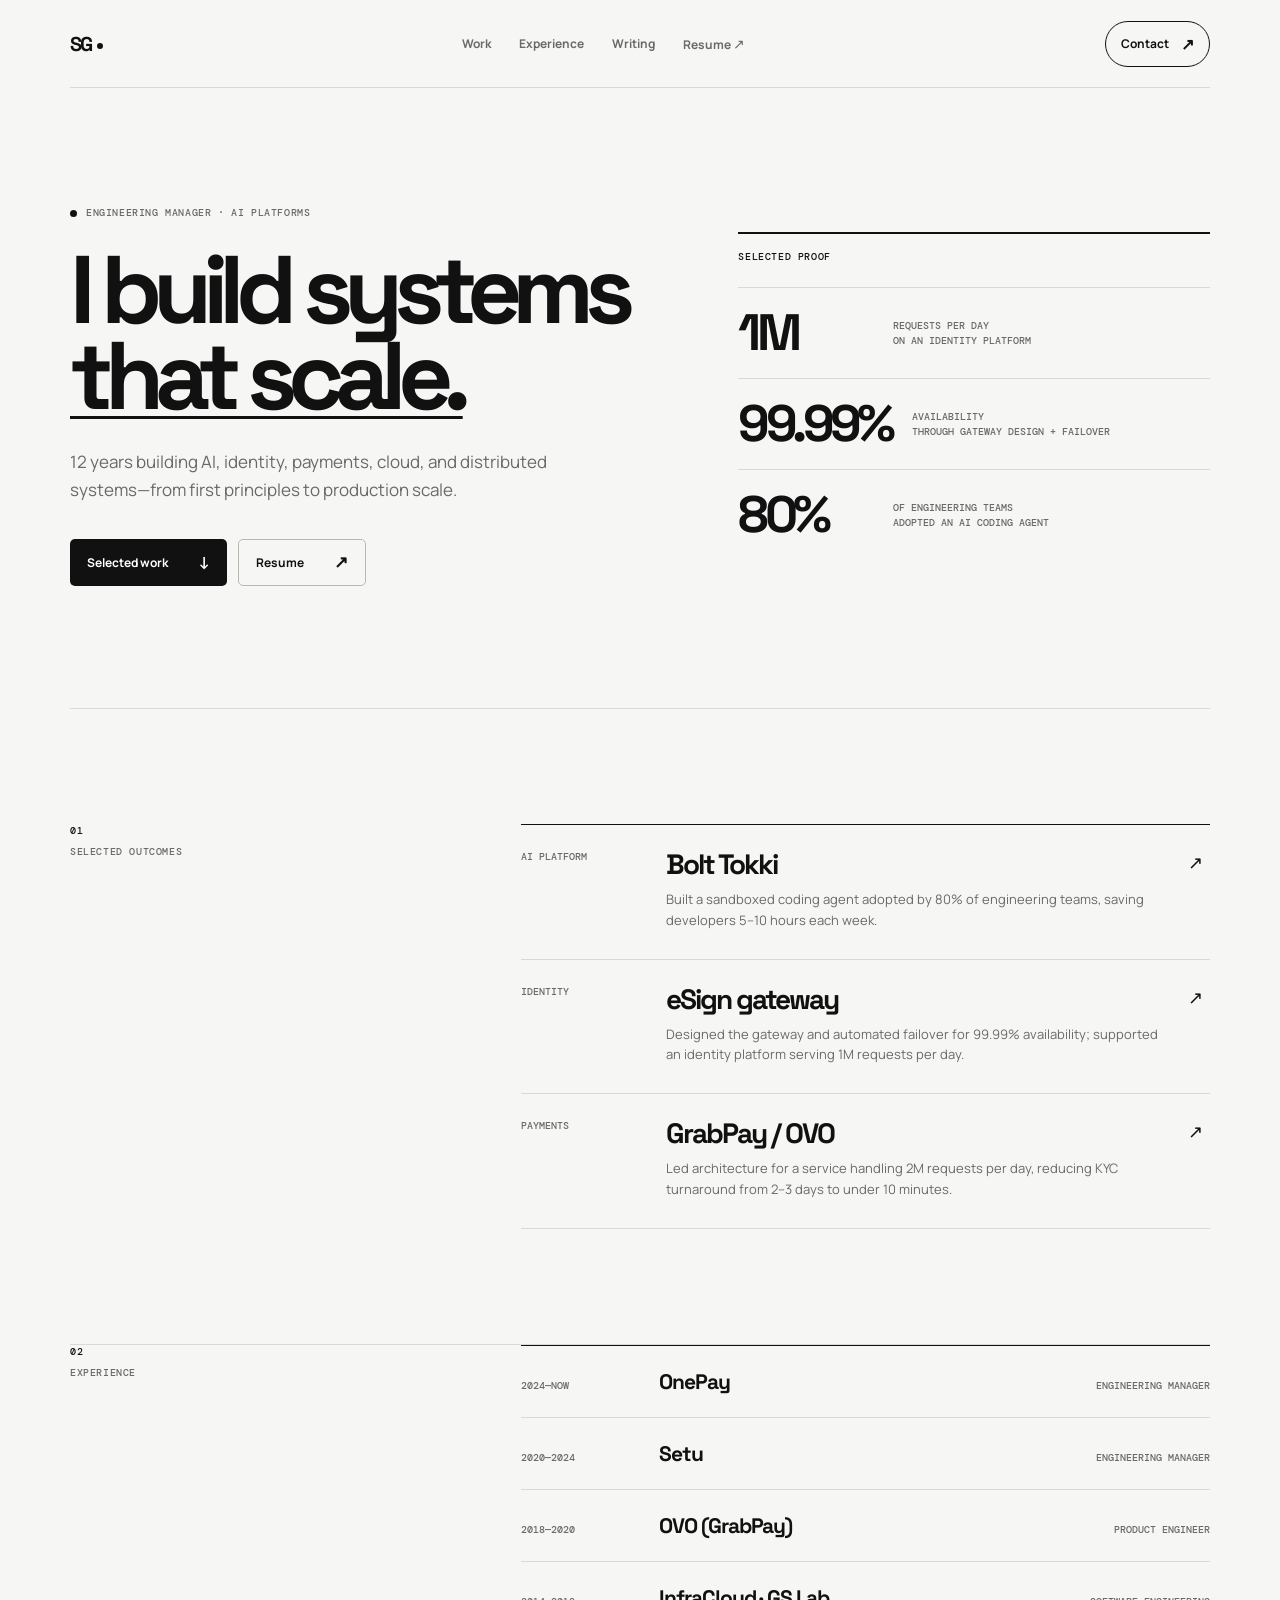
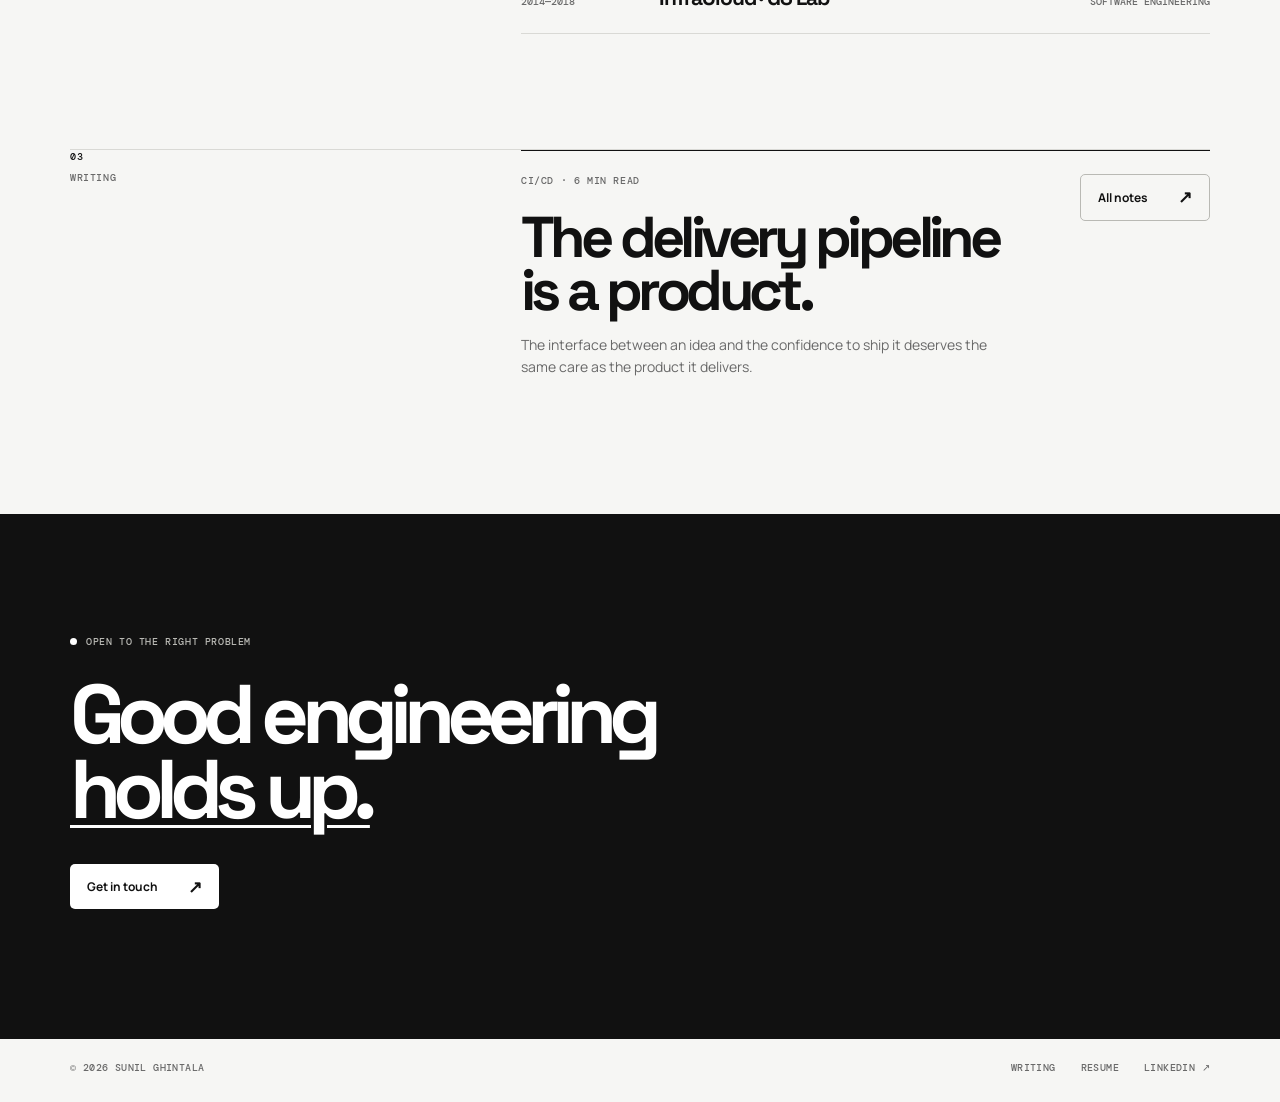
<file: index.html>
<!doctype html>
<html lang="en">
  <head>
    <meta charset="UTF-8" />
    <meta name="viewport" content="width=device-width, initial-scale=1.0" />
    <meta name="description" content="Sunil Ghintala is an Engineering Manager building AI platforms, CI/CD systems, distributed systems, and reliable backend infrastructure." />
    <meta name="robots" content="index, follow" />
    <link rel="canonical" href="https://sghintala.github.io/" />
    <meta property="og:type" content="website" />
    <meta property="og:url" content="https://sghintala.github.io/" />
    <meta property="og:title" content="Sunil Ghintala — Engineering Manager" />
    <meta property="og:description" content="Engineering Manager building AI platforms, CI/CD systems, distributed systems, and reliable backend infrastructure." />
    <meta name="twitter:card" content="summary" />
    <meta name="twitter:title" content="Sunil Ghintala — Engineering Manager" />
    <meta name="twitter:description" content="Engineering Manager building AI platforms, CI/CD systems, distributed systems, and reliable backend infrastructure." />
    <title>Sunil Ghintala — Engineering Manager</title>
    <link rel="preconnect" href="https://fonts.googleapis.com" />
    <link rel="preconnect" href="https://fonts.gstatic.com" crossorigin />
    <link href="https://fonts.googleapis.com/css2?family=DM+Mono:wght@400;500&family=Manrope:wght@400;500;600;700;800&family=Space+Grotesk:wght@500;600;700&display=swap" rel="stylesheet" />
    <link rel="stylesheet" href="styles.css?v=4" />
    <script type="application/ld+json">
      {"@context":"https://schema.org","@type":"Person","name":"Sunil Ghintala","url":"https://sghintala.github.io/","jobTitle":"Engineering Manager","description":"Engineering Manager building AI platforms, CI/CD systems, distributed systems, and reliable backend infrastructure.","knowsAbout":["Agentic AI Platforms","CI/CD","Backend Engineering","Distributed Systems","Cloud Reliability"],"sameAs":["https://www.linkedin.com/in/sunil-ghintala/","https://github.com/sghintala"]}
    </script>
  </head>
  <body>
    <header class="site-header wrap">
      <a class="logo" href="#top" aria-label="Sunil Ghintala home"><span>SG</span><i></i></a>
      <nav aria-label="Primary navigation"><a href="#work">Work</a><a href="#experience">Experience</a><a href="blog/">Writing</a><a href="assets/Sunil_Ghintala_Resume.pdf" target="_blank" rel="noreferrer">Resume <b>↗</b></a></nav>
      <a class="header-cta" href="https://www.linkedin.com/in/sunil-ghintala/" target="_blank" rel="noreferrer">Contact <span>↗</span></a>
    </header>

    <main id="top">
      <section class="hero wrap">
        <div class="hero-copy">
          <p class="kicker"><span class="pulse"></span> Engineering Manager · AI Platforms</p>
          <h1>I build systems<br /><em>that scale.</em></h1>
          <p class="hero-lede">12 years building AI, identity, payments, cloud, and distributed systems—from first principles to production scale.</p>
          <div class="hero-actions"><a class="button button-primary" href="#work">Selected work <span>↓</span></a><a class="button button-ghost" href="assets/Sunil_Ghintala_Resume.pdf" target="_blank" rel="noreferrer">Resume <span>↗</span></a></div>
        </div>
        <aside class="hero-proof" aria-label="Selected proof points"><p class="eyebrow">Selected proof</p><div class="proof-item"><strong>1M</strong><span>requests per day<br />on an identity platform</span></div><div class="proof-item"><strong>99.99%</strong><span>availability<br />through gateway design + failover</span></div><div class="proof-item"><strong>80%</strong><span>of engineering teams<br />adopted an AI coding agent</span></div></aside>
      </section>

      <section class="rule-section wrap" id="work"><div class="section-label"><span>01</span><span>Selected outcomes</span></div><div class="outcome-list"><article><span class="outcome-type">AI platform</span><div><h2>Bolt Tokki</h2><p>Built a sandboxed coding agent adopted by 80% of engineering teams, saving developers 5–10 hours each week.</p></div><span class="outcome-arrow">↗</span></article><article><span class="outcome-type">Identity</span><div><h2>eSign gateway</h2><p>Designed the gateway and automated failover for 99.99% availability; supported an identity platform serving 1M requests per day.</p></div><span class="outcome-arrow">↗</span></article><article><span class="outcome-type">Payments</span><div><h2>GrabPay / OVO</h2><p>Led architecture for a service handling 2M requests per day, reducing KYC turnaround from 2–3 days to under 10 minutes.</p></div><span class="outcome-arrow">↗</span></article></div></section>

      <section class="experience-section wrap" id="experience"><div class="section-label"><span>02</span><span>Experience</span></div><div class="experience-list"><div><span>2024—Now</span><strong>OnePay</strong><em>Engineering Manager</em></div><div><span>2020—2024</span><strong>Setu</strong><em>Engineering Manager</em></div><div><span>2018—2020</span><strong>OVO (GrabPay)</strong><em>Product Engineer</em></div><div><span>2014—2018</span><strong>InfraCloud · GS Lab</strong><em>Software Engineering</em></div></div></section>

      <section class="writing-section wrap" id="writing"><div class="section-label"><span>03</span><span>Writing</span></div><div class="writing-row"><div><p class="eyebrow">CI/CD · 6 min read</p><h2><a href="blog/delivery-pipeline-is-a-product.html">The delivery pipeline<br />is a product.</a></h2><p>The interface between an idea and the confidence to ship it deserves the same care as the product it delivers.</p></div><a class="button button-ghost" href="blog/">All notes <span>↗</span></a></div></section>

      <section class="closing-section"><div class="wrap"><p class="kicker"><span class="pulse"></span> Open to the right problem</p><h2>Good engineering<br /><em>holds up.</em></h2><a class="button button-primary" href="https://www.linkedin.com/in/sunil-ghintala/" target="_blank" rel="noreferrer">Get in touch <span>↗</span></a></div></section>
    </main>
    <footer class="site-footer wrap"><span>© <span id="year"></span> Sunil Ghintala</span><span class="footer-links"><a href="blog/">Writing</a><a href="assets/Sunil_Ghintala_Resume.pdf" target="_blank" rel="noreferrer">Resume</a><a href="https://www.linkedin.com/in/sunil-ghintala/" target="_blank" rel="noreferrer">LinkedIn ↗</a></span></footer>
    <script>document.getElementById('year').textContent = new Date().getFullYear();</script>
  </body>
</html>
</file>
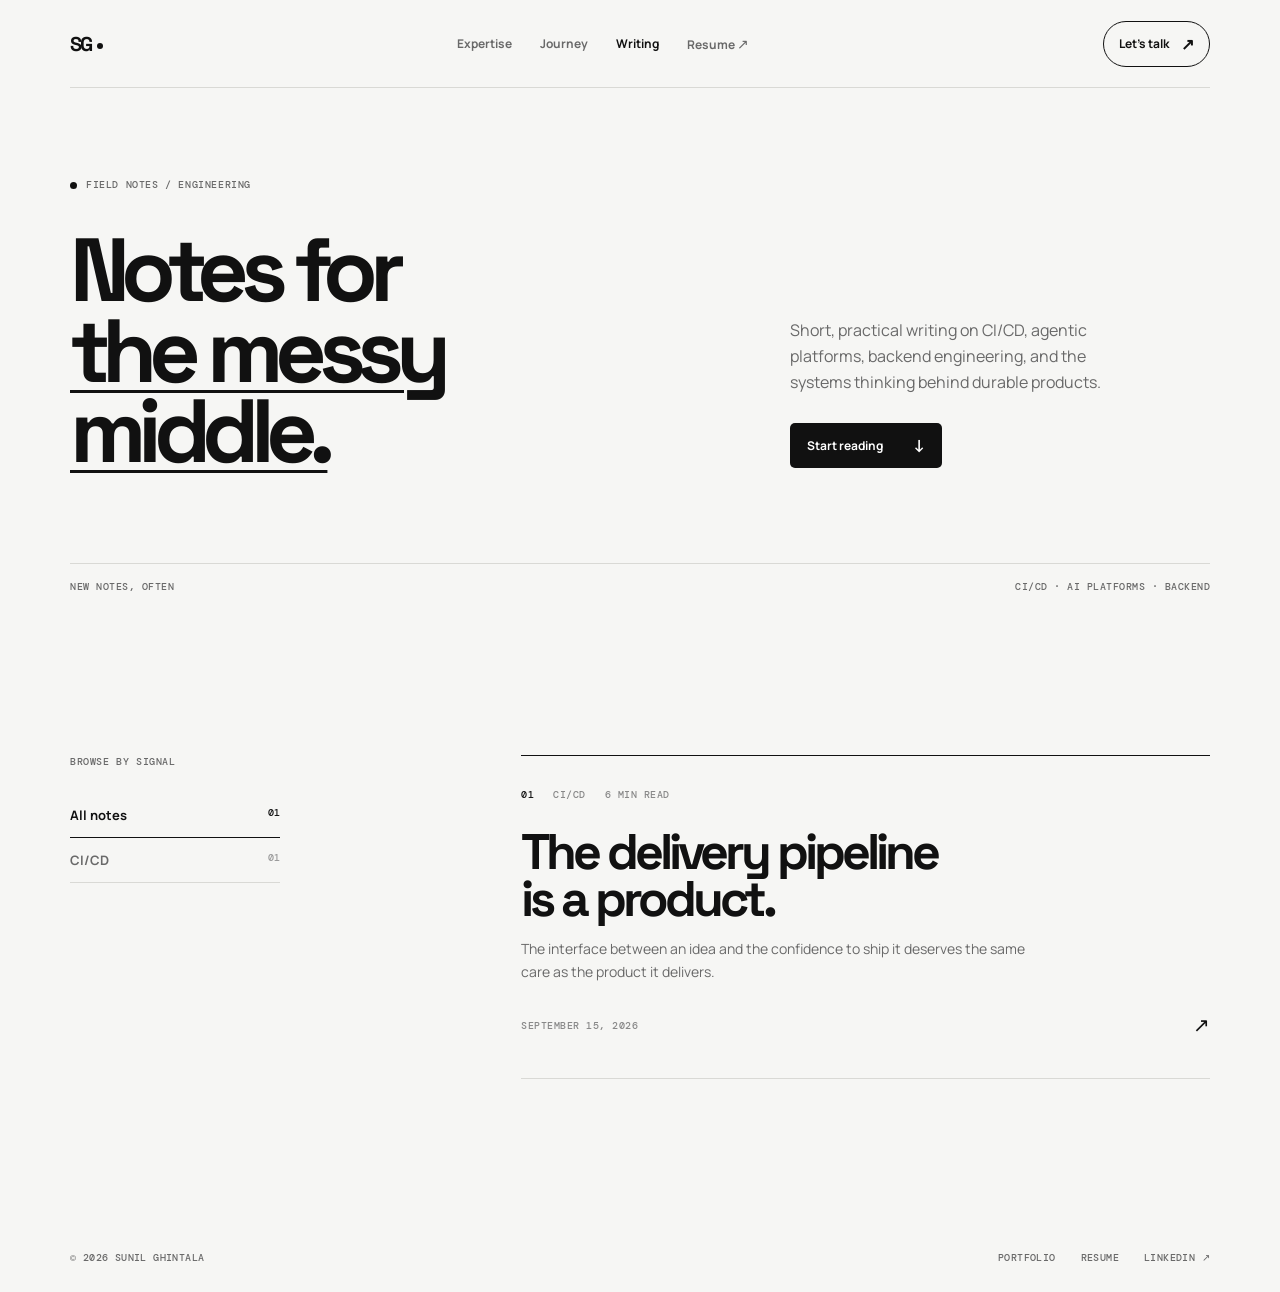
<file: blog/index.html>
<!doctype html>
<html lang="en">
  <head>
    <meta charset="UTF-8" />
    <meta name="viewport" content="width=device-width, initial-scale=1.0" />
    <meta name="description" content="Sunil Ghintala's field notes on CI/CD, agentic platforms, backend engineering, and building systems that scale." />
    <meta name="robots" content="index, follow" />
    <link rel="canonical" href="https://sghintala.github.io/blog/" />
    <meta property="og:type" content="website" />
    <meta property="og:url" content="https://sghintala.github.io/blog/" />
    <meta property="og:title" content="Writing — Sunil Ghintala" />
    <meta property="og:description" content="Field notes on CI/CD, agentic platforms, backend engineering, and building systems that scale." />
    <title>Writing — Sunil Ghintala</title>
    <link rel="preconnect" href="https://fonts.googleapis.com" />
    <link rel="preconnect" href="https://fonts.gstatic.com" crossorigin />
    <link href="https://fonts.googleapis.com/css2?family=DM+Mono:wght@400;500&family=Manrope:wght@400;500;600;700;800&family=Space+Grotesk:wght@500;600;700&display=swap" rel="stylesheet" />
    <link rel="stylesheet" href="../styles.css?v=4" />
    <link rel="stylesheet" href="blog.css?v=4" />
  </head>
  <body class="blog-page">
    <header class="site-header wrap">
      <a class="logo" href="../" aria-label="Sunil Ghintala home"><span>SG</span><i></i></a>
      <nav aria-label="Primary navigation"><a href="../#expertise">Expertise</a><a href="../#journey">Journey</a><a class="active" href="./">Writing</a><a href="../assets/Sunil_Ghintala_Resume.pdf" target="_blank" rel="noreferrer">Resume <b>↗</b></a></nav>
      <a class="header-cta" href="https://www.linkedin.com/in/sunil-ghintala/" target="_blank" rel="noreferrer">Let’s talk <span>↗</span></a>
    </header>
    <main>
      <header class="blog-hero wrap">
        <p class="kicker"><span class="pulse"></span> Field notes / Engineering</p>
        <div class="blog-hero-grid"><div><h1>Notes for<br /><mark>the messy middle.</mark></h1></div><div><p>Short, practical writing on CI/CD, agentic platforms, backend engineering, and the systems thinking behind durable products.</p><a class="button button-primary" href="#latest">Start reading <span>↓</span></a></div></div>
        <div class="blog-rule"><span>New notes, often</span><span>CI/CD · AI platforms · Backend</span></div>
      </header>
      <section class="blog-content wrap" id="latest">
        <aside class="blog-sidebar"><p class="eyebrow">Browse by signal</p><a class="topic active" href="#latest">All notes <span>01</span></a><a class="topic" href="#cicd">CI/CD <span>01</span></a></aside>
        <div class="post-feed">
          <article class="post-card post-featured" id="cicd"><div class="post-meta"><span>01</span><span>CI/CD</span><span>6 min read</span></div><h2><a href="delivery-pipeline-is-a-product.html">The delivery pipeline<br />is a product.</a></h2><p>The interface between an idea and the confidence to ship it deserves the same care as the product it delivers.</p><div class="post-bottom"><time datetime="2026-09-15">September 15, 2026</time><a class="post-arrow" href="delivery-pipeline-is-a-product.html" aria-label="Read The delivery pipeline is a product">↗</a></div></article>
        </div>
      </section>
    </main>
    <footer class="site-footer wrap"><span>© <span id="year"></span> Sunil Ghintala</span><span class="footer-links"><a href="../">Portfolio</a><a href="../assets/Sunil_Ghintala_Resume.pdf" target="_blank" rel="noreferrer">Resume</a><a href="https://www.linkedin.com/in/sunil-ghintala/" target="_blank" rel="noreferrer">LinkedIn ↗</a></span></footer>
    <script>document.getElementById('year').textContent = new Date().getFullYear();</script>
  </body>
</html>
</file>
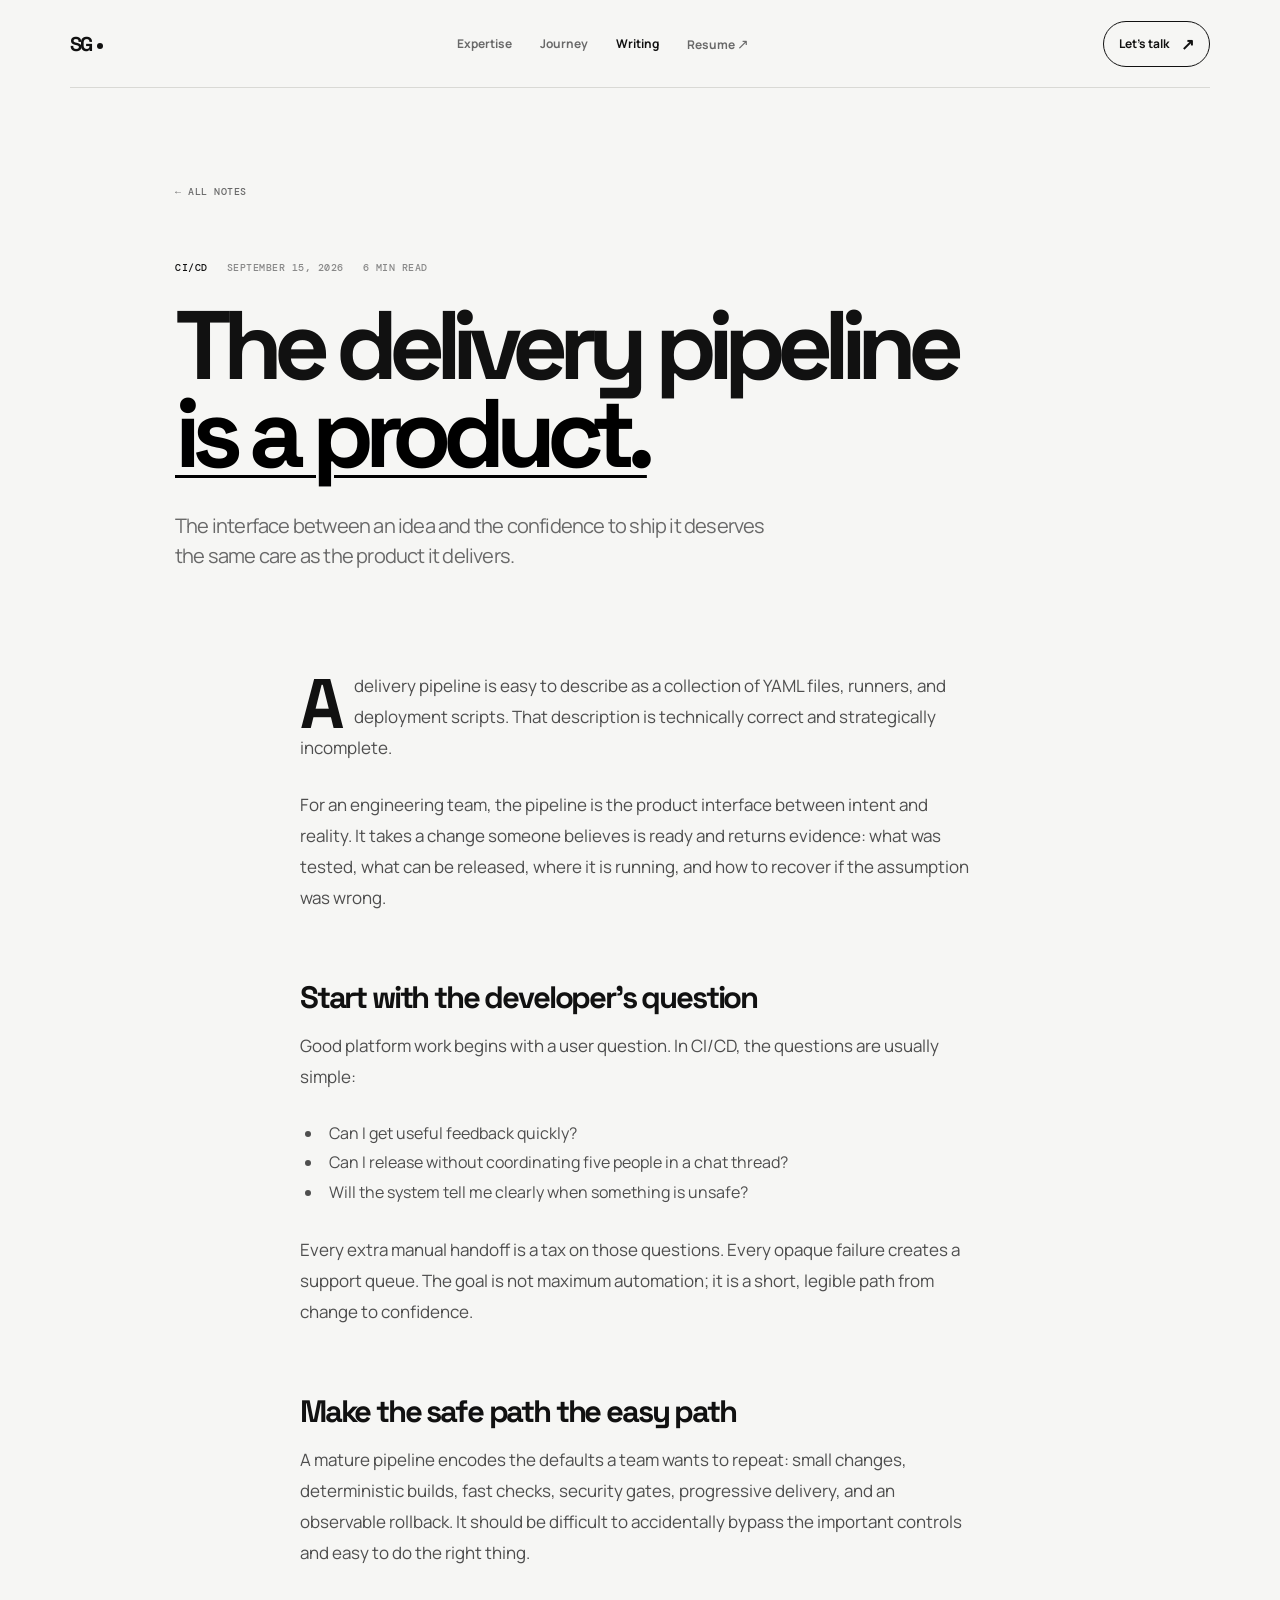
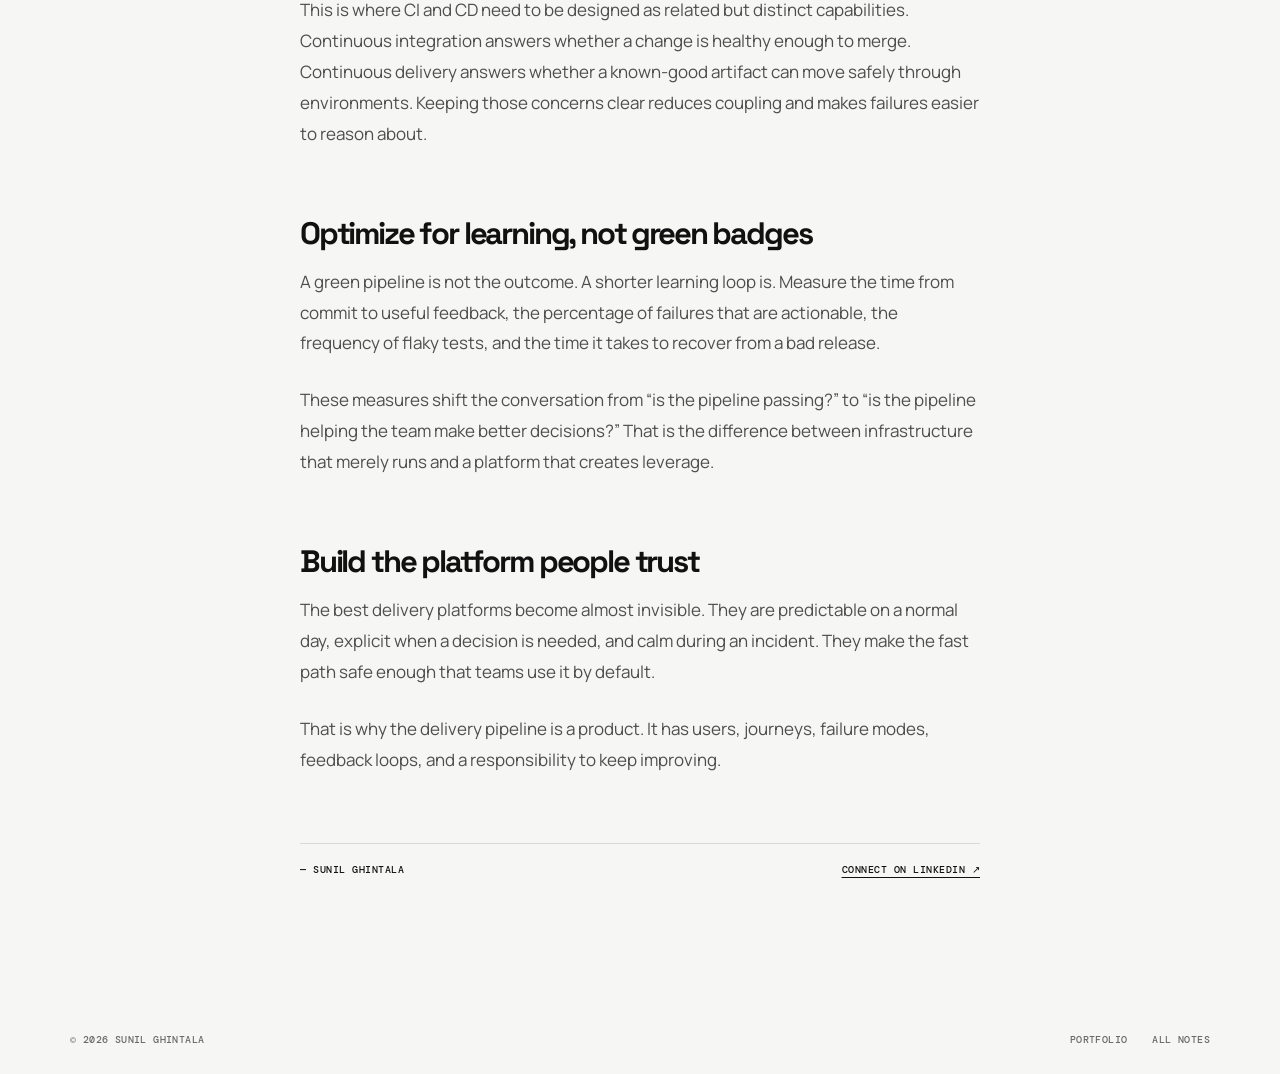
<file: blog/delivery-pipeline-is-a-product.html>
<!doctype html>
<html lang="en">
  <head>
    <meta charset="UTF-8" />
    <meta name="viewport" content="width=device-width, initial-scale=1.0" />
    <meta name="description" content="A CI/CD pipeline is the product interface between an idea and the confidence to ship it. A field note by Sunil Ghintala." />
    <meta name="robots" content="index, follow" />
    <link rel="canonical" href="https://sghintala.github.io/blog/delivery-pipeline-is-a-product.html" />
    <meta property="og:type" content="article" />
    <meta property="og:url" content="https://sghintala.github.io/blog/delivery-pipeline-is-a-product.html" />
    <meta property="og:title" content="The delivery pipeline is a product — Sunil Ghintala" />
    <meta property="og:description" content="A CI/CD pipeline is the product interface between an idea and the confidence to ship it." />
    <title>The delivery pipeline is a product — Sunil Ghintala</title>
    <link rel="preconnect" href="https://fonts.googleapis.com" />
    <link rel="preconnect" href="https://fonts.gstatic.com" crossorigin />
    <link href="https://fonts.googleapis.com/css2?family=DM+Mono:wght@400;500&family=Manrope:wght@400;500;600;700;800&family=Space+Grotesk:wght@500;600;700&display=swap" rel="stylesheet" />
    <link rel="stylesheet" href="../styles.css?v=4" />
    <link rel="stylesheet" href="blog.css?v=4" />
    <script type="application/ld+json">
      {"@context":"https://schema.org","@type":"Article","headline":"The delivery pipeline is a product","description":"A CI/CD pipeline is the product interface between an idea and the confidence to ship it.","author":{"@type":"Person","name":"Sunil Ghintala","url":"https://sghintala.github.io/"},"datePublished":"2026-09-15","mainEntityOfPage":"https://sghintala.github.io/blog/delivery-pipeline-is-a-product.html"}
    </script>
  </head>
  <body class="blog-page article-page">
    <header class="site-header wrap"><a class="logo" href="../" aria-label="Sunil Ghintala home"><span>SG</span><i></i></a><nav aria-label="Primary navigation"><a href="../#expertise">Expertise</a><a href="../#journey">Journey</a><a class="active" href="./">Writing</a><a href="../assets/Sunil_Ghintala_Resume.pdf" target="_blank" rel="noreferrer">Resume <b>↗</b></a></nav><a class="header-cta" href="https://www.linkedin.com/in/sunil-ghintala/" target="_blank" rel="noreferrer">Let’s talk <span>↗</span></a></header>
    <main><article class="article-shell"><header class="article-header wrap"><a class="back-link" href="./">← All notes</a><div class="article-meta"><span>CI/CD</span><time datetime="2026-09-15">September 15, 2026</time><span>6 min read</span></div><h1>The delivery pipeline<br /><mark>is a product.</mark></h1><p class="article-dek">The interface between an idea and the confidence to ship it deserves the same care as the product it delivers.</p></header><div class="article-body wrap"><p class="dropcap">A delivery pipeline is easy to describe as a collection of YAML files, runners, and deployment scripts. That description is technically correct and strategically incomplete.</p><p>For an engineering team, the pipeline is the product interface between intent and reality. It takes a change someone believes is ready and returns evidence: what was tested, what can be released, where it is running, and how to recover if the assumption was wrong.</p><h2>Start with the developer’s question</h2><p>Good platform work begins with a user question. In CI/CD, the questions are usually simple:</p><ul><li>Can I get useful feedback quickly?</li><li>Can I release without coordinating five people in a chat thread?</li><li>Will the system tell me clearly when something is unsafe?</li></ul><p>Every extra manual handoff is a tax on those questions. Every opaque failure creates a support queue. The goal is not maximum automation; it is a short, legible path from change to confidence.</p><h2>Make the safe path the easy path</h2><p>A mature pipeline encodes the defaults a team wants to repeat: small changes, deterministic builds, fast checks, security gates, progressive delivery, and an observable rollback. It should be difficult to accidentally bypass the important controls and easy to do the right thing.</p><p>This is where CI and CD need to be designed as related but distinct capabilities. Continuous integration answers whether a change is healthy enough to merge. Continuous delivery answers whether a known-good artifact can move safely through environments. Keeping those concerns clear reduces coupling and makes failures easier to reason about.</p><h2>Optimize for learning, not green badges</h2><p>A green pipeline is not the outcome. A shorter learning loop is. Measure the time from commit to useful feedback, the percentage of failures that are actionable, the frequency of flaky tests, and the time it takes to recover from a bad release.</p><p>These measures shift the conversation from “is the pipeline passing?” to “is the pipeline helping the team make better decisions?” That is the difference between infrastructure that merely runs and a platform that creates leverage.</p><h2>Build the platform people trust</h2><p>The best delivery platforms become almost invisible. They are predictable on a normal day, explicit when a decision is needed, and calm during an incident. They make the fast path safe enough that teams use it by default.</p><p>That is why the delivery pipeline is a product. It has users, journeys, failure modes, feedback loops, and a responsibility to keep improving.</p><div class="article-signoff"><span>— Sunil Ghintala</span><a href="https://www.linkedin.com/in/sunil-ghintala/" target="_blank" rel="noreferrer">Connect on LinkedIn ↗</a></div></div></article></main>
    <footer class="site-footer wrap"><span>© <span id="year"></span> Sunil Ghintala</span><span class="footer-links"><a href="../">Portfolio</a><a href="./">All notes</a></span></footer>
    <script>document.getElementById('year').textContent = new Date().getFullYear();</script>
  </body>
</html>
</file>
<file: styles.css>
:root { --black:#111; --white:#fff; --paper:#f6f6f4; --gray:#696969; --line:#d9d9d5; }
* { box-sizing:border-box; }
html { scroll-behavior:smooth; }
body { margin:0; background:var(--paper); color:var(--black); font-family:Manrope,Arial,sans-serif; }
a { color:inherit; text-decoration:none; }
.wrap { width:min(1140px,calc(100% - 64px)); margin-inline:auto; }
.site-header { height:88px; display:flex; align-items:center; justify-content:space-between; gap:24px; border-bottom:1px solid var(--line); }
.logo { display:inline-flex; align-items:center; gap:5px; font:700 20px/1 "Space Grotesk",sans-serif; letter-spacing:-.08em; }.logo i { width:6px; height:6px; display:block; margin-top:4px; border-radius:50%; background:var(--black); }
nav { display:flex; align-items:center; gap:28px; color:var(--gray); font-size:12px; font-weight:700; } nav a:hover { color:var(--black); } nav b { font-size:14px; font-weight:500; }
.header-cta { display:inline-flex; align-items:center; gap:12px; padding:11px 15px; border:1px solid var(--black); border-radius:999px; font-size:12px; font-weight:700; transition:background .2s,color .2s; }.header-cta span { font-size:16px; }.header-cta:hover { background:var(--black); color:var(--white); }
.hero { min-height:620px; padding:96px 0 100px; display:grid; grid-template-columns:1.1fr .9fr; gap:92px; align-items:center; }
.kicker,.eyebrow { display:flex; align-items:center; gap:9px; margin:0; color:var(--gray); font:500 10px/1.4 "DM Mono",monospace; letter-spacing:.06em; text-transform:uppercase; }.pulse { width:7px; height:7px; background:var(--black); border-radius:50%; }
.hero h1 { max-width:660px; margin:27px 0 28px; font:700 clamp(56px,7.5vw,104px)/.9 "Space Grotesk",sans-serif; letter-spacing:-.095em; }.hero h1 em,.section-intro h2 em,.writing-row h2 em { font-style:normal; text-decoration:underline; text-decoration-thickness:3px; text-underline-offset:7px; }
.hero-lede { max-width:525px; margin:0; color:var(--gray); font-size:17px; line-height:1.65; }.hero-actions { display:flex; flex-wrap:wrap; gap:11px; margin-top:35px; }
.button { display:inline-flex; align-items:center; justify-content:space-between; gap:30px; padding:14px 17px; border-radius:5px; font-size:12px; font-weight:700; transition:transform .2s,background .2s,color .2s; }.button span { font-size:17px; line-height:.7; }.button:hover { transform:translateY(-2px); }.button-primary { background:var(--black); color:var(--white); }.button-primary:hover { background:#333; }.button-ghost { border:1px solid #b9b9b4; }.button-ghost:hover { border-color:var(--black); background:var(--white); }
.hero-proof { border-top:2px solid var(--black); }.hero-proof .eyebrow { padding:16px 0 23px; color:var(--black); }.proof-item { display:flex; align-items:center; gap:20px; padding:22px 0; border-top:1px solid var(--line); }.proof-item strong { min-width:135px; font:700 clamp(36px,4vw,58px)/.9 "Space Grotesk",sans-serif; letter-spacing:-.09em; }.proof-item span { color:var(--gray); font:500 10px/1.5 "DM Mono",monospace; text-transform:uppercase; }
.rule-section,.experience-section,.writing-section { padding:115px 0; border-top:1px solid var(--line); display:grid; grid-template-columns:.7fr 1.3fr; gap:80px; }.section-label { display:flex; flex-direction:column; gap:7px; color:var(--gray); font:500 10px/1.4 "DM Mono",monospace; letter-spacing:.06em; text-transform:uppercase; }.section-label span:first-child { color:var(--black); }
.outcome-list { border-top:1px solid var(--black); }.outcome-list article { display:grid; grid-template-columns:125px 1fr 22px; gap:20px; padding:25px 0 28px; border-bottom:1px solid var(--line); }.outcome-type { color:var(--gray); font:500 10px "DM Mono",monospace; text-transform:uppercase; }.outcome-list h2 { margin:0 0 11px; font:700 28px/1 "Space Grotesk",sans-serif; letter-spacing:-.07em; }.outcome-list p { max-width:520px; margin:0; color:var(--gray); font-size:13px; line-height:1.6; }.outcome-arrow { font-size:18px; }.outcome-list article:hover h2 { text-decoration:underline; text-decoration-thickness:2px; text-underline-offset:5px; }
.experience-section { padding-top:0; }.experience-list { border-top:1px solid var(--black); }.experience-list div { display:grid; grid-template-columns:120px 1fr 180px; gap:18px; padding:22px 0; border-bottom:1px solid var(--line); align-items:baseline; }.experience-list span,.experience-list em { color:var(--gray); font:500 10px "DM Mono",monospace; text-transform:uppercase; }.experience-list strong { font:700 21px "Space Grotesk",sans-serif; letter-spacing:-.05em; }.experience-list em { font-style:normal; justify-self:end; }
.writing-section { padding-top:0; padding-bottom:135px; }.writing-row { display:flex; justify-content:space-between; gap:40px; border-top:1px solid var(--black); padding-top:23px; }.writing-row h2 { margin:23px 0 16px; font:700 clamp(34px,4.5vw,58px)/.93 "Space Grotesk",sans-serif; letter-spacing:-.08em; }.writing-row>div>p:last-child { max-width:480px; margin:0; color:var(--gray); font-size:14px; line-height:1.6; }.writing-row .button { align-self:start; margin-top:0; white-space:nowrap; }
.closing-section { padding:120px 0 130px; border-top:1px solid var(--black); background:var(--black); color:var(--white); }.closing-section .kicker { color:#b9b9b4; }.closing-section .pulse { background:var(--white); }.closing-section h2 { max-width:700px; margin:28px 0 38px; font:700 clamp(50px,6.5vw,90px)/.9 "Space Grotesk",sans-serif; letter-spacing:-.095em; }.closing-section h2 em { font-style:normal; text-decoration:underline; text-decoration-thickness:3px; text-underline-offset:7px; }.closing-section .button-primary { background:var(--white); color:var(--black); }.closing-section .button-primary:hover { background:#ddd; }
.site-footer { display:flex; justify-content:space-between; gap:24px; padding:22px 0 28px; color:var(--gray); font:500 10px "DM Mono",monospace; letter-spacing:.04em; text-transform:uppercase; }.footer-links { display:flex; gap:25px; }.footer-links a:hover { color:var(--black); }
@media(max-width:800px){.wrap{width:min(100% - 40px,1140px)}.site-header{height:76px}.site-header nav{display:none}.hero{min-height:auto;padding:75px 0 80px;grid-template-columns:1fr;gap:67px}.hero h1{font-size:clamp(54px,14vw,90px)}.hero-proof{max-width:600px}.rule-section,.experience-section,.writing-section{grid-template-columns:1fr;gap:42px;padding:90px 0}.outcome-list article{grid-template-columns:100px 1fr 20px}.experience-section{padding-top:0}.writing-section{padding-bottom:95px}.writing-row{display:block}.writing-row .button{margin-top:28px}.closing-section{padding:90px 0}.site-footer{flex-wrap:wrap}}
@media(max-width:520px){.wrap{width:calc(100% - 32px)}.proof-item{gap:12px}.proof-item strong{min-width:105px;font-size:38px}.outcome-list article{grid-template-columns:1fr 18px}.outcome-type{grid-column:1/-1}.outcome-list h2{font-size:25px}.experience-list div{grid-template-columns:1fr 1fr;gap:9px}.experience-list em{grid-column:2;grid-row:1;justify-self:end}.writing-row h2{font-size:39px}.footer-links{gap:15px}}
</file>
<file: blog/blog.css>
.blog-page .site-header { border-bottom:1px solid var(--line); }
.blog-page nav a.active { color:var(--black); }
.blog-hero { padding:90px 0 46px; }
.blog-hero-grid { display:grid; grid-template-columns:1.2fr .8fr; gap:90px; align-items:end; margin-top:38px; }
.blog-hero h1 { margin:0; font:700 clamp(56px,7vw,100px)/.9 "Space Grotesk",sans-serif; letter-spacing:-.095em; }.blog-hero h1 mark { background:none; color:var(--black); text-decoration:underline; text-decoration-thickness:3px; text-underline-offset:8px; }
.blog-hero-grid>div:last-child { max-width:350px; padding-bottom:4px; }.blog-hero-grid>div:last-child p { margin:0; color:var(--gray); font-size:16px; line-height:1.65; }.blog-hero-grid .button { margin-top:27px; }
.blog-rule { display:flex; justify-content:space-between; border-top:1px solid var(--line); padding-top:16px; margin-top:91px; color:var(--gray); font:500 10px "DM Mono",monospace; letter-spacing:.05em; text-transform:uppercase; }
.blog-content { display:grid; grid-template-columns:.7fr 1.3fr; gap:80px; padding:116px 0 150px; }.blog-sidebar .eyebrow { margin-bottom:24px; }.topic { display:flex; justify-content:space-between; max-width:210px; padding:13px 0; border-bottom:1px solid var(--line); color:var(--gray); font-size:13px; font-weight:700; }.topic span { color:#999; font:500 10px "DM Mono",monospace; }.topic.active { color:var(--black); border-color:var(--black); }.topic.active span { color:var(--black); }.sidebar-note { margin-top:75px; color:#999; font:500 10px/1.55 "DM Mono",monospace; letter-spacing:.04em; text-transform:uppercase; }
.post-feed { border-top:1px solid var(--black); }.post-card { padding:28px 0 32px; border-bottom:1px solid var(--line); transition:padding .2s,background .2s; }.post-card:hover { padding-inline:15px; background:#eee; }.post-card.post-featured { padding-top:32px; padding-bottom:40px; }.post-meta { display:flex; gap:19px; color:#888; font:500 10px "DM Mono",monospace; letter-spacing:.05em; text-transform:uppercase; }.post-meta span:first-child { color:var(--black); }.post-card h2 { margin:28px 0 14px; font:700 clamp(31px,4vw,50px)/.94 "Space Grotesk",sans-serif; letter-spacing:-.08em; }.post-card h2 a:hover { text-decoration:underline; text-decoration-thickness:2px; text-underline-offset:5px; }.post-card p { max-width:510px; margin:0; color:var(--gray); font-size:14px; line-height:1.65; }.post-bottom { display:flex; justify-content:space-between; align-items:center; margin-top:29px; color:#888; font:500 10px "DM Mono",monospace; letter-spacing:.05em; text-transform:uppercase; }.post-arrow { color:var(--black); font-size:20px; }
.blog-cta { padding:117px 0 124px; background:var(--black); color:var(--white); }.blog-cta h2 { margin:25px 0 38px; font:700 clamp(47px,6vw,80px)/.92 "Space Grotesk",sans-serif; letter-spacing:-.09em; }.blog-cta h2 em { font-style:normal; text-decoration:underline; text-decoration-thickness:3px; text-underline-offset:7px; }.blog-cta .eyebrow-light { color:#b9b9b4; }.blog-cta .pulse { background:var(--white); }.blog-cta .button-primary { background:var(--white); color:var(--black); }.blog-cta .button-primary:hover { background:#ddd; }
.article-shell { padding:90px 0 135px; }.article-header { max-width:930px; }.back-link { color:var(--gray); font:500 10px "DM Mono",monospace; letter-spacing:.05em; text-transform:uppercase; }.back-link:hover { color:var(--black); }.article-meta { display:flex; gap:19px; margin-top:61px; color:#888; font:500 10px "DM Mono",monospace; letter-spacing:.05em; text-transform:uppercase; }.article-meta span:first-child { color:var(--black); }.article-header h1 { margin:28px 0 0; font:700 clamp(54px,7.6vw,104px)/.9 "Space Grotesk",sans-serif; letter-spacing:-.095em; }.article-header h1 mark { background:none; text-decoration:underline; text-decoration-thickness:3px; text-underline-offset:8px; }.article-dek { max-width:590px; margin:34px 0 0; color:var(--gray); font-size:20px; line-height:1.5; letter-spacing:-.04em; }.article-body { max-width:680px; margin-top:100px; }.article-body p { margin:0 0 26px; color:#4e4e4e; font-size:17px; line-height:1.82; }.article-body .dropcap:first-letter { float:left; padding:8px 10px 0 0; color:var(--black); font:700 70px/.7 "Space Grotesk",sans-serif; }.article-body h2 { margin:68px 0 18px; font:700 31px/1 "Space Grotesk",sans-serif; letter-spacing:-.07em; }.article-body ul { margin:0 0 28px; padding-left:23px; }.article-body li { padding-left:6px; color:#4e4e4e; font-size:16px; line-height:1.85; }.article-signoff { display:flex; justify-content:space-between; gap:20px; margin-top:67px; padding-top:19px; border-top:1px solid var(--line); font:500 10px "DM Mono",monospace; letter-spacing:.05em; text-transform:uppercase; }.article-signoff a { color:var(--black); text-decoration:underline; text-underline-offset:4px; }
@media(max-width:800px){.blog-hero{padding-top:74px}.blog-hero-grid,.blog-content{grid-template-columns:1fr;gap:40px}.blog-hero-grid>div:last-child{max-width:420px}.blog-rule{margin-top:65px;gap:15px;line-height:1.5}.blog-rule span:last-child{text-align:right}.blog-content{padding:90px 0 96px}.sidebar-note{margin-top:43px}.post-card h2{font-size:35px}.blog-cta{padding:90px 0}.article-shell{padding-top:74px}.article-meta{margin-top:45px;flex-wrap:wrap;gap:11px}.article-header h1{font-size:clamp(49px,13vw,80px)}.article-dek{font-size:18px}.article-body{margin-top:68px}.article-body p{font-size:16px}.article-body h2{margin-top:52px;font-size:28px}.article-signoff{flex-wrap:wrap}}
</file>
